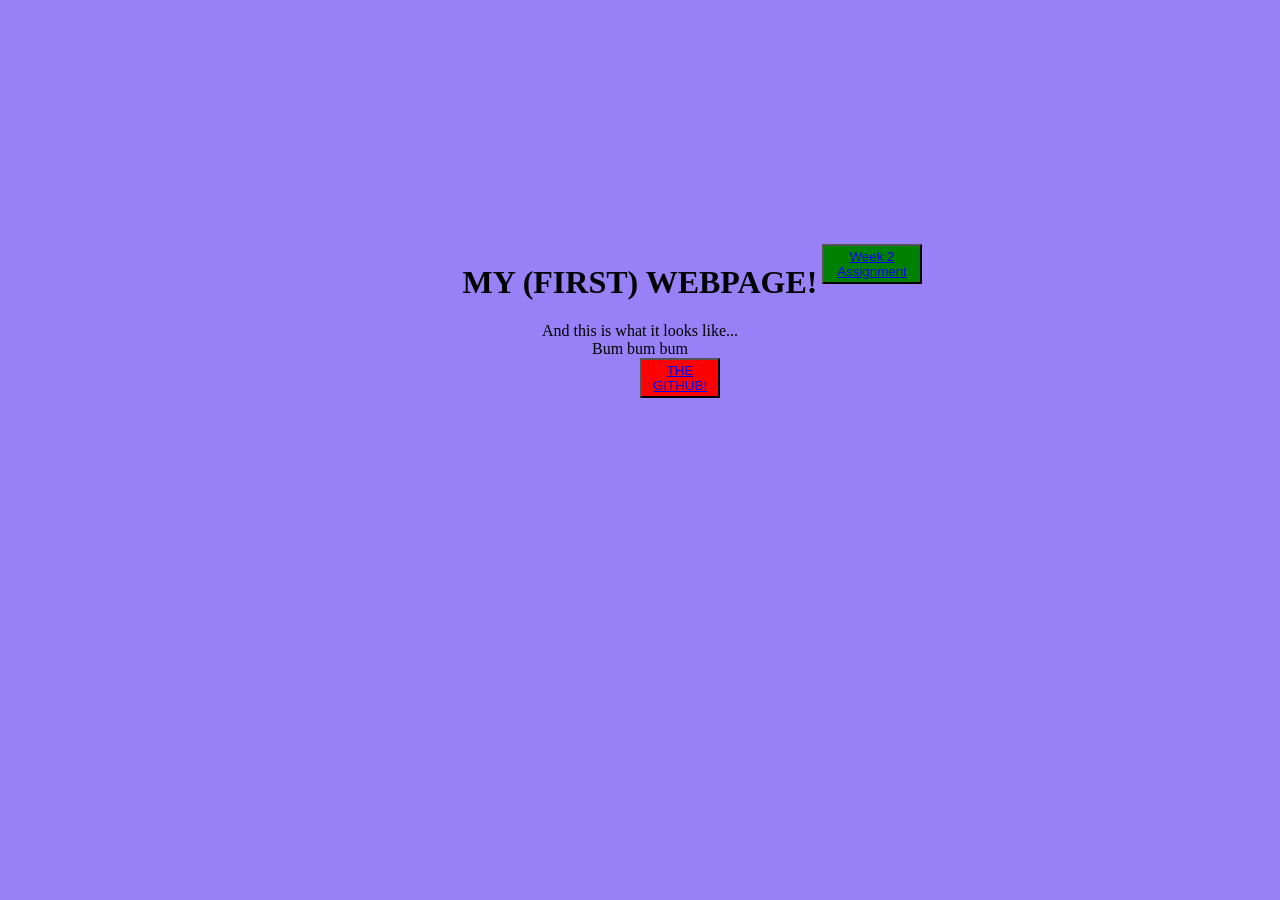
<file: Week2/index.html>
<!doctype html>
<html>
  <head>
    <style>
      .buttonPress {
        width: 10%;
        height: 50px;
        position: relative;
        top: 480px;
        background-color: red;
        border-radius: 1rem;
        font-family:
          "Gill Sans", "Gill Sans MT", Calibri, "Trebuchet MS", sans-serif;
      }

      .gitbutton {
        width: 80px;
        height: 40px;
        position: relative;
        background-color: red;
        font-family:
          "Lucida Sans", "Lucida Sans Regular", "Lucida Grande",
          "Lucida Sans Unicode", Geneva, Verdana, sans-serif;
      }

      .hwButton {
        width: 100px;
        height: 40px;
        position: relative;
        background-color: green;
        font-family:
          "Lucida Sans", "Lucida Sans Regular", "Lucida Grande",
          "Lucida Sans Unicode", Geneva, Verdana, sans-serif;
      }

      .hidden {
        opacity: 0%;
        transition: opacity 0.5s;
      }

      .shown {
        opacity: 100%;
        transition: opacity 0.5s;
      }

      html,
      body {
        width: 100%;
        height: 100%;
        min-width: 100%;
        max-width: 100%;
        padding: 0;
        margin: 0;
        overflow: hidden;
      }

      img {
        transition: transform 0.5s linear;
      }
    </style>

    <script>
      function getRandomInt(max) {
        // used for random position
        return Math.floor(Math.random() * max);
      }

      document.addEventListener("DOMContentLoaded", () => {
        const hidden_text = document.getElementById("hiddenText");
        const my_git = document.getElementById("myGithub");
        const my_week2HW = document.getElementById("myWeek2HW");

        const funky_mk = document.getElementById("funky_monks");
        const funky_img = funky_mk.querySelector("img");

        let oppo = 0;

        setInterval(() => {
          hidden_text.classList.toggle("hidden");
          hidden_text.classList.toggle("shown");

          if (oppo % 2) {
            my_git.style.position = "absolute";
            my_git.style.left = getRandomInt(window.innerWidth - 100) + "px"; // get random within bounds
            my_git.style.top = getRandomInt(window.innerHeight - 50) + "px";
          } else {
            my_week2HW.style.position = "absolute";
            my_week2HW.style.left =
              getRandomInt(window.innerWidth - 100) + "px"; // get random within bounds
            my_week2HW.style.top = getRandomInt(window.innerHeight - 50) + "px";
          }

          if (oppo > 20) {
            funky_mk.style.position = "fixed";
            funky_mk.style.left = "50%";
            funky_mk.style.top = "50%";
            funky_mk.style.transform = "translate(-50%, -50%)";
            funky_mk.classList.remove("hidden");
            funky_mk.classList.add("shown");

            funky_img.style.transform = `rotate(${oppo * 12}deg)`;

            if (oppo > 40) {
              oppo = 0;
              funky_mk.classList.remove("shown");
              funky_mk.classList.add("hidden");
            }
          }
          oppo++;
        }, 500);
      });
    </script>
  </head>

  <body
    style="
      background-color: rgba(50, 5, 240, 0.5);
      position: relative;
      padding: auto;
      align-content: center;
    "
  >
    <div
      style="
        align-content: flex-start;
        flex-direction: row;
        justify-content: center;
      "
    >
      <h1
        style="
          justify-content: center;
          width: 100%;
          position: relative;
          text-align: center;
        "
      >
        MY (FIRST) WEBPAGE!
      </h1>
    </div>

    <div
      id="hiddenText"
      class="hidden"
      style="text-align: center; align-items: baseline"
    >
      And this is what it looks like...
      <br />
      Bum bum bum
    </div>

    <button id="myGithub" class="gitbutton" style="position: fixed; left: 50%">
      <a href="https://github.com/DevilToasty/DevilToasty.github.io">
        THE GITHUB!
      </a>
    </button>

    <button id="myWeek2HW" class="hwButton" style="position: fixed; left: 10%">
      <a href="https://deviltoasty.github.io/Week2/BRADLEYBREEN_OurFirstGame/">
        Week 2 Assignment
      </a>
    </button>

    <!-- funky monkey mode activated-->
    <div id="funky_monks" class="hidden">
      <img
        src="./assets/funky_monkey.jpg"
        style="width: 200px; display: block; transform-origin: center center"
      />
    </div>
  </body>
</html>
</file>
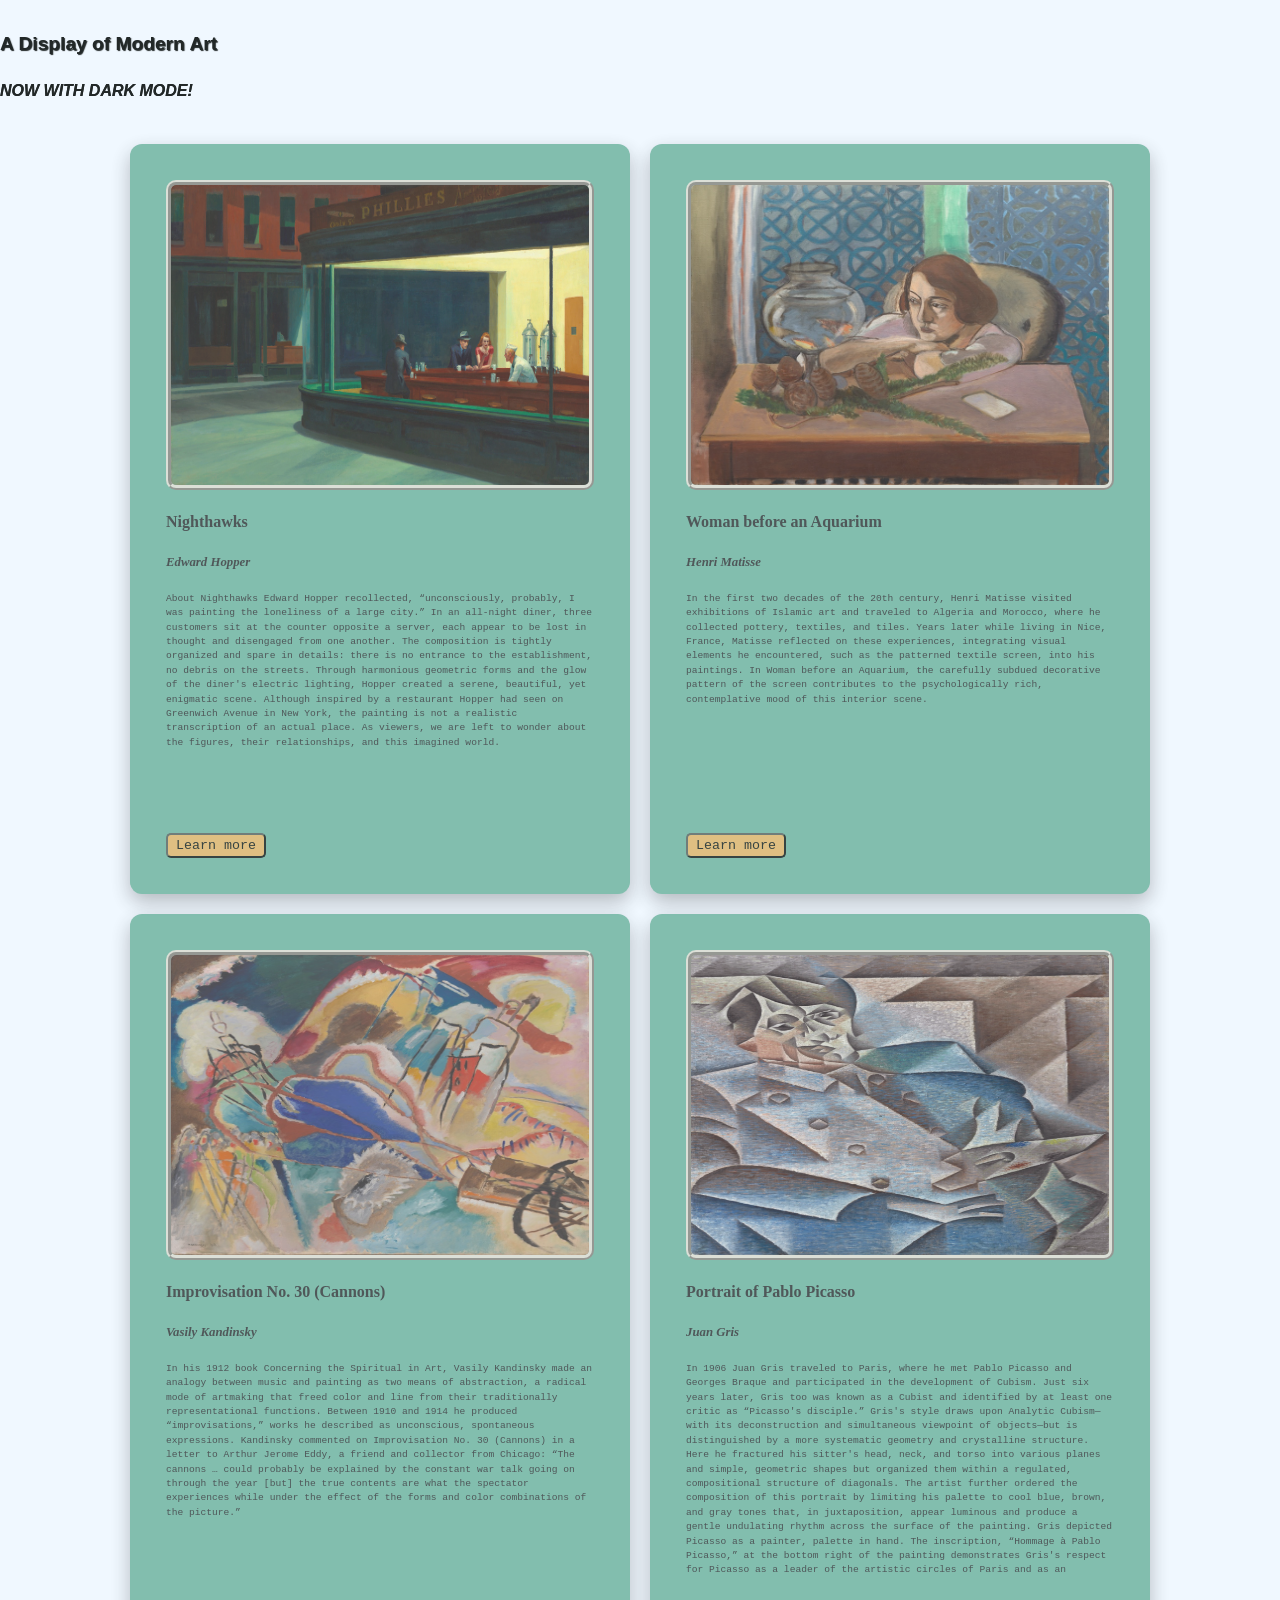
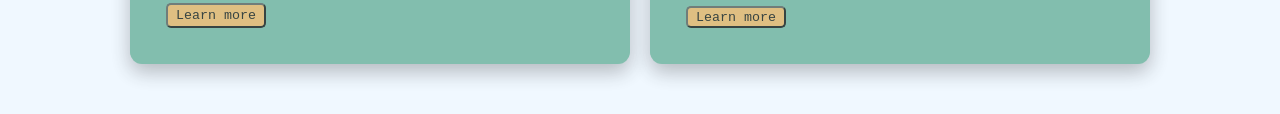
<file: Week3/index.html>
<!doctype html>
<html lang="en">
  <head>
    <link rel="stylesheet" href="styles.css" />
    <meta charset="UTF-8" />
    <meta name="viewport" content="width=device-width, initial-scale=1.0" />
    <title>Modern Art</title>

    <script src="script.js"></script>
  </head>

  <!-- flex column to display cards -->

  <body class="main-page">
    <h1 class="title">A Display of Modern Art</h1>
    <h5 class="title">NOW WITH DARK MODE!</h5>
    <br/>

    <div class="grid">
      <div class="card">
        <img
          id="img1"
          src="./images/artwork.jpeg"
          alt="Nighthawks - Painting by Edward Hopper"
          class="artwork"
        />
        <h1>Nighthawks</h1>
        <h3>Edward Hopper</h3>
        <p>
          About Nighthawks Edward Hopper recollected, “unconsciously, probably,
          I was painting the loneliness of a large city.” In an all-night diner,
          three customers sit at the counter opposite a server, each appear to
          be lost in thought and disengaged from one another. The composition is
          tightly organized and spare in details: there is no entrance to the
          establishment, no debris on the streets. Through harmonious geometric
          forms and the glow of the diner's electric lighting, Hopper created a
          serene, beautiful, yet enigmatic scene. Although inspired by a
          restaurant Hopper had seen on Greenwich Avenue in New York, the
          painting is not a realistic transcription of an actual place. As
          viewers, we are left to wonder about the figures, their relationships,
          and this imagined world.
        </p>
        <br />

        <button>
          <a
            href="https://www.artic.edu/artworks/111628/nighthawks"
            target="_blank"
            >Learn more</a
          >
        </button>
      </div>

      <div class="card">
        <img
          src="./images/woman_aquarium.jpg"
          alt="Woman before an Aquarium - Painting by Henri Matisse"
          class="artwork"
        />
        <h1>Woman before an Aquarium</h1>
        <h3>Henri Matisse</h3>
        <p>
          In the first two decades of the 20th century, Henri Matisse visited
          exhibitions of Islamic art and traveled to Algeria and Morocco, where
          he collected pottery, textiles, and tiles. Years later while living in
          Nice, France, Matisse reflected on these experiences, integrating
          visual elements he encountered, such as the patterned textile screen,
          into his paintings. In Woman before an Aquarium, the carefully subdued
          decorative pattern of the screen contributes to the psychologically
          rich, contemplative mood of this interior scene.
        </p>
        <br />
        <button>
          <a
            href="https://www.artic.edu/artworks/27984/woman-before-an-aquarium"
            target="_blank"
            >Learn more</a
          >
        </button>
      </div>

      <div class="card">
        <img
          src="./images/improvinisations.jpg"
          alt="Improvisation No. 30 (Cannons) - Painting by Vasily Kandinsky"
          class="artwork"
        />
        <h1>Improvisation No. 30 (Cannons)</h1>
        <h3>Vasily Kandinsky</h3>
        <p>
          In his 1912 book Concerning the Spiritual in Art, Vasily Kandinsky
          made an analogy between music and painting as two means of
          abstraction, a radical mode of artmaking that freed color and line
          from their traditionally representational functions. Between 1910 and
          1914 he produced “improvisations,” works he described as unconscious,
          spontaneous expressions. Kandinsky commented on Improvisation No. 30
          (Cannons) in a letter to Arthur Jerome Eddy, a friend and collector
          from Chicago: “The cannons … could probably be explained by the
          constant war talk going on through the year [but] the true contents
          are what the spectator experiences while under the effect of the forms
          and color combinations of the picture.”
        </p>
        <br />

        <button>
          <a
            href="https://www.artic.edu/artworks/8991/improvisation-no-30-cannons"
            target="_blank"
            >Learn more</a
          >
        </button>
      </div>

      <div class="card">
        <img
          src="./images/portriateofpablo.jpg"
          alt="Portrait of Pablo Picasso - Juan Gris"
          class="artwork"
        />
        <h1>Portrait of Pablo Picasso</h1>
        <h3>Juan Gris</h3>
        <p>
          In 1906 Juan Gris traveled to Paris, where he met Pablo Picasso and
          Georges Braque and participated in the development of Cubism. Just six
          years later, Gris too was known as a Cubist and identified by at least
          one critic as “Picasso's disciple.” Gris's style draws upon Analytic
          Cubism—with its deconstruction and simultaneous viewpoint of
          objects—but is distinguished by a more systematic geometry and
          crystalline structure. Here he fractured his sitter's head, neck, and
          torso into various planes and simple, geometric shapes but organized
          them within a regulated, compositional structure of diagonals. The
          artist further ordered the composition of this portrait by limiting
          his palette to cool blue, brown, and gray tones that, in
          juxtaposition, appear luminous and produce a gentle undulating rhythm
          across the surface of the painting. Gris depicted Picasso as a
          painter, palette in hand. The inscription, “Hommage à Pablo Picasso,”
          at the bottom right of the painting demonstrates Gris's respect for
          Picasso as a leader of the artistic circles of Paris and as an
          innovator of Cubism. At the same time, the inscription helped Gris
          solidify his own place within the Paris art world when he exhibited
          the portrait at the Salon des Indépendants in the spring of 1912.
        </p>
        <br />
        <button>
          <a
            href="https://www.artic.edu/artworks/8624/portrait-of-pablo-picasso"
            target="_blank"
            >Learn more</a
          >
        </button>
      </div>
    </div>
  </body>
</html>
</file>
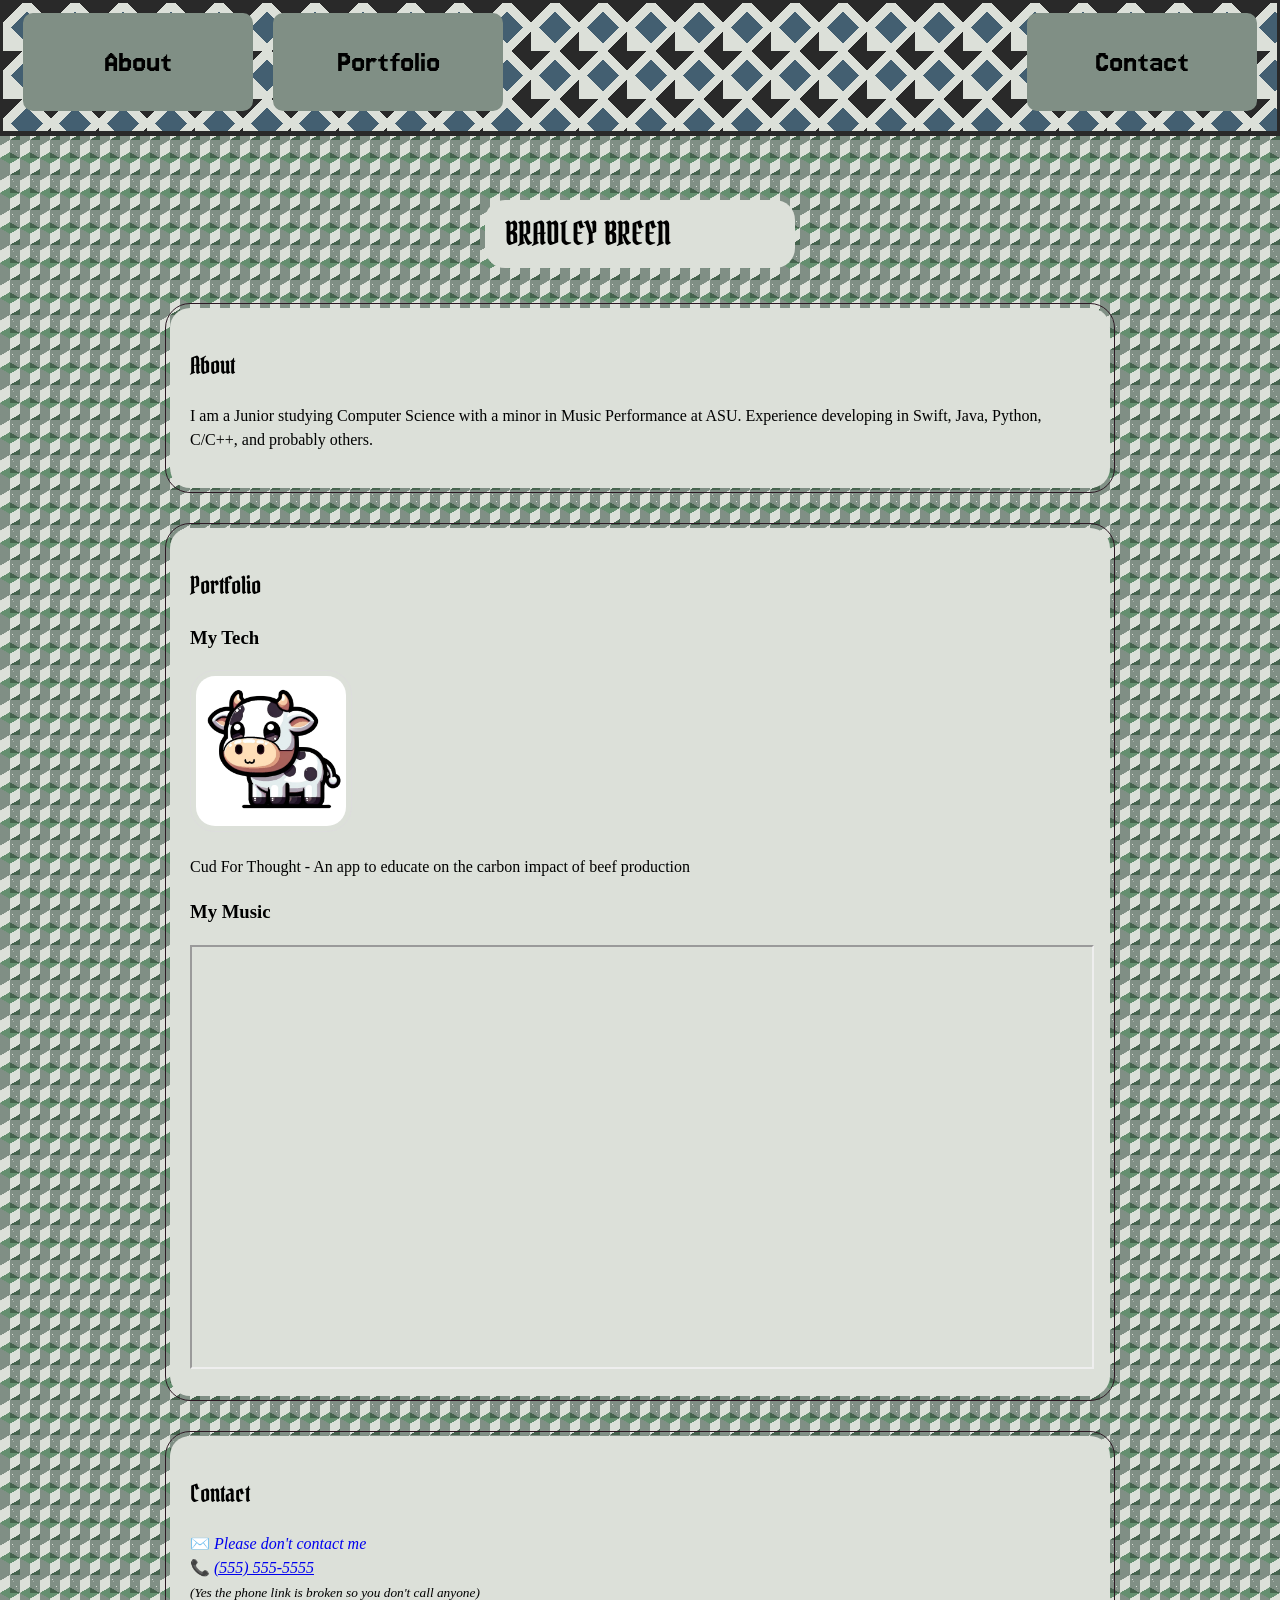
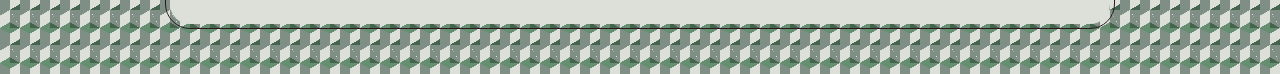
<file: Week3/brad's-portfolio/index.html>
<!doctype html>
<html lang="en">
  <head>
    <meta charset="UTF-8" />
    <meta name="viewport" content="width=device-width, initial-scale=1.0" />
    <title>Brad's Portfolio</title>

    <!-- Custom fonts -->
    <link rel="preconnect" href="https://fonts.googleapis.com" />
    <link rel="preconnect" href="https://fonts.gstatic.com" crossorigin />
    <link
      href="https://fonts.googleapis.com/css2?family=Bitcount+Single+Ink:wght@100..900&family=Bungee+Spice&family=Jersey+15&family=Moo+Lah+Lah&family=Pirata+One&display=swap"
      rel="stylesheet"
    />
    <link rel="stylesheet" href="styles.css" />

    <script src="./script.js" defer></script>
  </head>

  <body class="main-page">
    <nav class="top_nav jersey-15-regular">
      <a class="nav_selection" href="#about_section">About</a>
      <a class="nav_selection" href="#portfolio_section">Portfolio</a>
      <div class="nav_selection_spacer"></div>
      <a class="nav_selection" href="#contact_section">Contact</a>
    </nav>

    <main class="main-body pirata-one-regular">
      <br />
      <header class="name_header">
        <h1 class="pirata-one-regular">BRADLEY BREEN</h1>
      </header>

      <section id="about_section" class="section outline">
        <h1>About</h1>

        <p>
          I am a Junior studying Computer Science with a minor in Music
          Performance at ASU. Experience developing in Swift, Java, Python,
          C/C++, and probably others.
        </p>
      </section>

      <section id="portfolio_section" class="section outline">
        <h1>Portfolio</h1>

        <h3>My Tech</h3>

        <div class="app-icon">
          <img src="./images/Cud_For_Thought_Icon.png" loading="lazy" />
        </div>
        <p>
          Cud For Thought - An app to educate on the carbon impact of beef
          production
        </p>

        <h3>My Music</h3>
        <iframe
          width="100%"
          height="420"
          src="https://www.youtube.com/embed/VKPf6OwTxSE"
        >
        </iframe>
      </section>

      <section id="contact_section" class="section outline">
        <h1>Contact</h1>
        ✉️
        <em
          ><a
            href="mailto:fake_email@gmail.com?subject=I%20said%20dont"
            target="_blank"
            style="text-decoration: none"
            >Please don't contact me</a
          ></em
        >
        <br />
        📞 <em><a href="555-555-5555">(555) 555-5555</a></em>
        <br />
        <em
          ><small
            >(Yes the phone link is broken so you don't call anyone)</small
          ></em
        >
      </section>
    </main>
  </body>
</html>
</file>
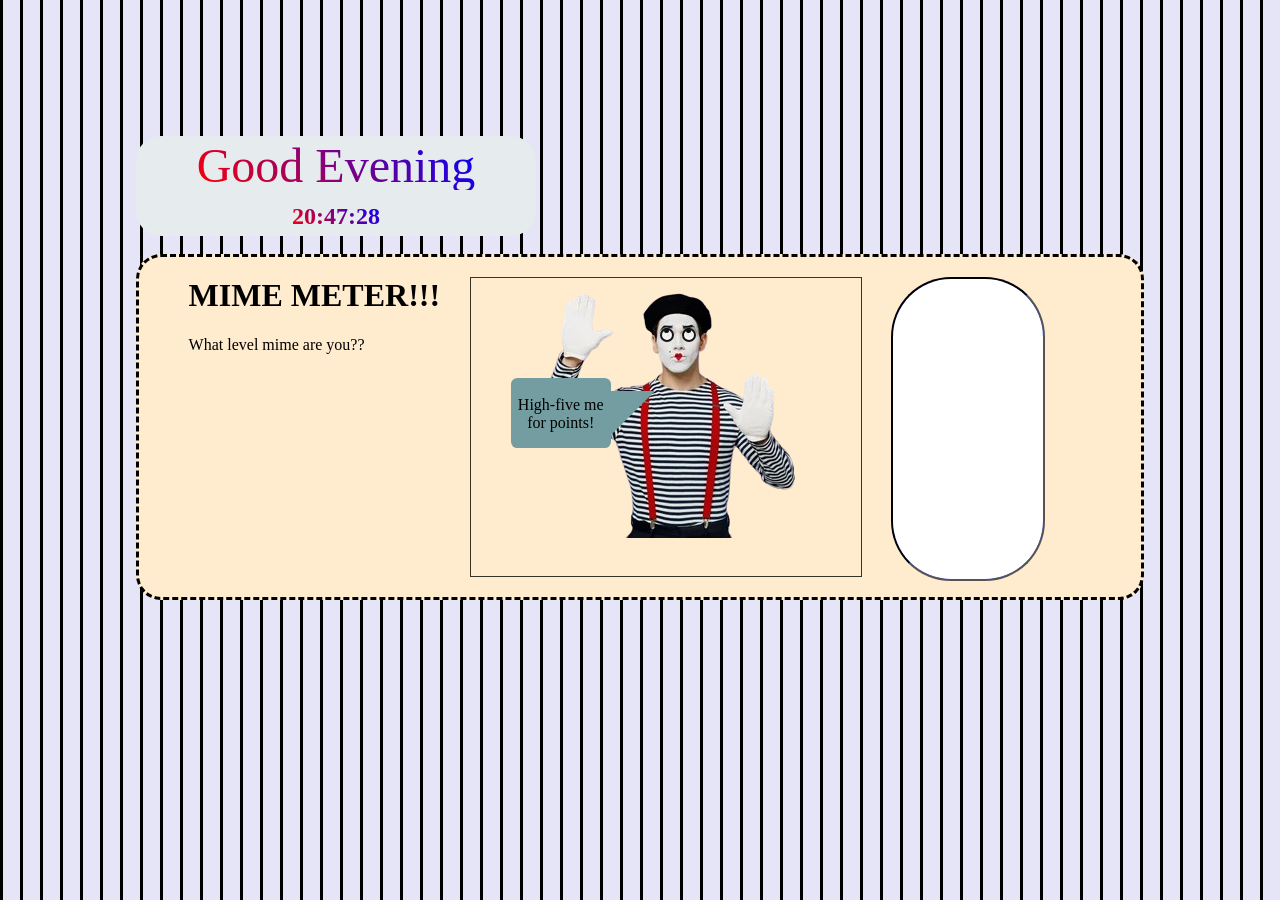
<file: Week6/mime-meter/index.html>
<!doctype html>

<html lang="en">
  <head>
    <link rel="stylesheet" href="./styles.css" />
    <meta charset="UTF-8" />

    <script src="./script.js" defer></script>

    <title>Mime-meter</title>
  </head>

  <body class="main-page">
    <div class="welcome_spacer">
      <p id="welcome_text"></p>
      <p id="clock"></p>
    </div>
    <br />

    <div class="container">
      <div class="text_style">
        <h1 class="mime_move_text">MIME METER!!!</h1>
        <br>
        <p>What level mime are you??</p>
      </div>
      <div class="mime">
        <div class="hand_trigger_1"></div>
        <div class="hand_trigger_2"></div>
        <div class="eyes_overlay">
          <div class="eyeball">
            <div class="pupil"></div>
          </div>
          <div class="eyeball">
            <div class="pupil"></div>
          </div>
        </div>
        <div class="speech_bubble"><br />High-five me for points!</div>
        <img src="./assets/mime-face.png" id="mime-image" />
      </div>

      <div class="meter">
        <div id="shell">
          <div id="air"></div>
          <div id="fill_level"></div>
        </div>
      </div>
    </div>
  </body>
</html>

<!-- Assignment: Submit this as a link to your Github repository in the Week6 folder. 
 Save the file with whatever name you wish.

Create a COHESIVE website (ie: put together in a way that you would present it, 
not individual components) with 5 interactions (event listeners and events). 

Some ideas: 

events happen with you click a button 
what happens if you click into a text box
an event that happens on hover 
hiding and showing components (menu icons) 
changing the css of an element on a click of a button 
a to-do list
telling someone good morning/afternoon/evening when a webpage loads based on the time
All elements must be styled. 

-->
</file>
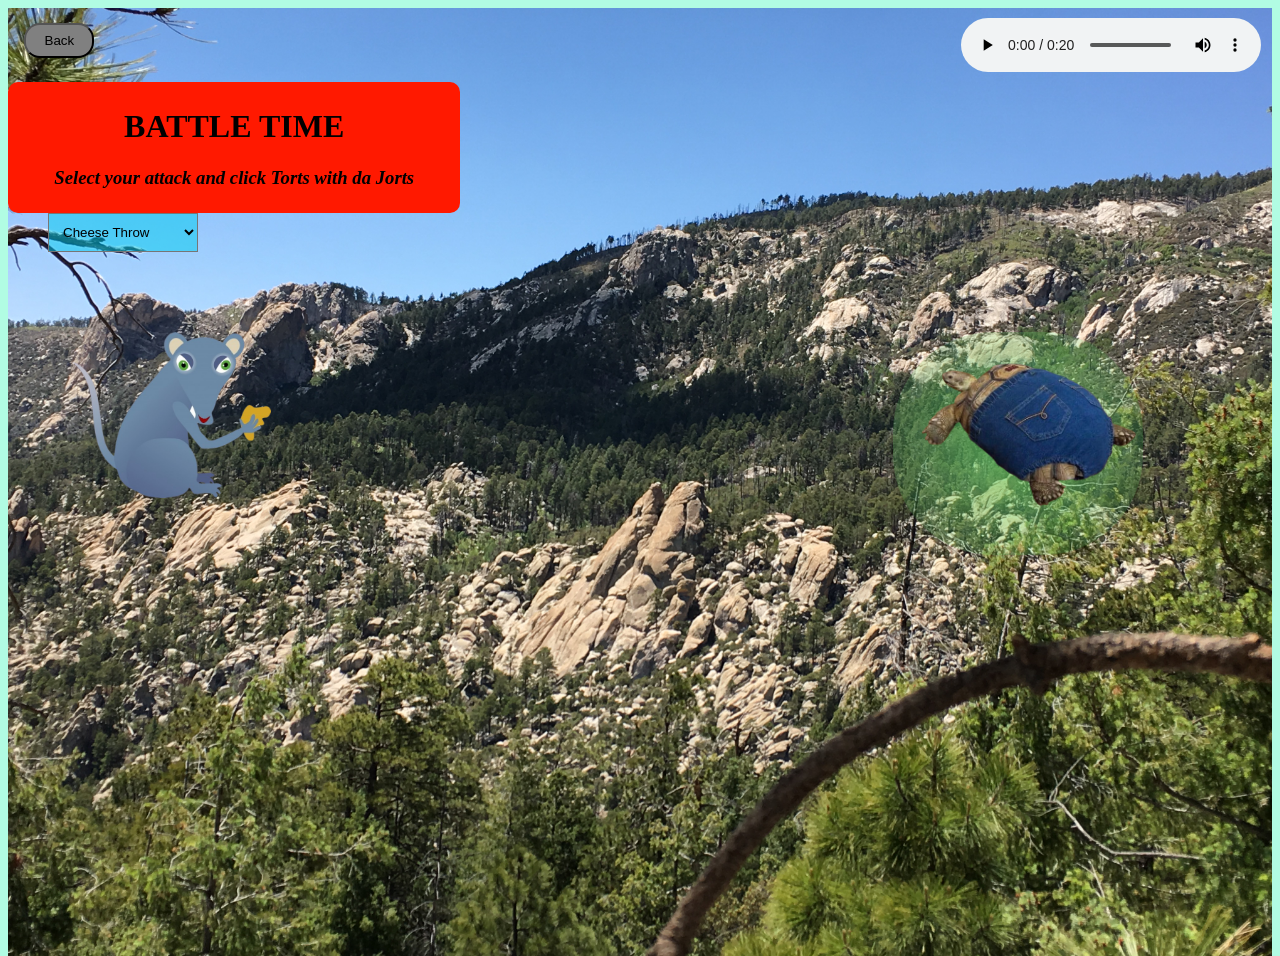
<file: Week2/BRADLEYBREEN_OurFirstGame/battle-pass.html>
<!doctype html>
<html>
  <head>
    <style>
      .buttonPress {
        height: 35px;
        width: 70px;
        position: relative;
        background-color: grey;
        border-radius: 1rem;
        font-family:
          "Gill Sans", "Gill Sans MT", Calibri, "Trebuchet MS", sans-serif;
      }

      html,
      body {
        height: 100%;
      }

      a.button-style {
        text-decoration: none;
        color: black;
        font-family:
          "Gill Sans", "Gill Sans MT", Calibri, "Trebuchet MS", sans-serif;
      }

      .floating_audio {
        display: flex;
        justify-content: flex-end;
        flex-direction: column;
        align-items: flex-end;
        padding-top: 10px;
        padding-right: 5px;
      }

      .attackButton {
        background-color: rgba(0, 205, 240, 0.5);
        font-family:
          "Franklin Gothic Medium", "Arial Narrow", Arial, sans-serif;
      }

      @keyframes hit {
        0% {
          transform: scale(1);
          filter: none;
        }
        20% {
          transform: scale(1.1);
          filter: brightness(0.8) saturate(5);
        }
        50% {
          transform: scale(0.95);
          filter: brightness(0.9) saturate(6);
        }
        100% {
          transform: scale(1);
          filter: none;
        }
      }

      #opponent.hit {
        animation: hit 0.5s ease-in-out;
      }
    </style>
  </head>

  <script>
    // <!-- waits until everything loadded-->
    window.addEventListener("DOMContentLoaded", () => {
      const opponent = document.getElementById("opponent");
      const attackChoice = document.getElementById("attack_choice");

      function hitAnimation() {
        opponent.classList.remove("hit");
        void opponent.offsetWidth;
        opponent.classList.add("hit");
      }

      window.ratPoison = function () {
        hitAnimation();
      };

      window.mouseTrap = function () {
        opponent.style.filter = "hue-rotate(180deg)";
        alert("THIS ONE TRAPPED YOU!!");
      };

      window.cheeseThrow = function () {
        opponent.style.filter = "saturate(100)";
      };

      window.attack = function () {
        const choice = attackChoice.value;

        if (choice === "cheeseThrow") {
          cheeseThrow();
        } else if (choice === "mouseTrap") {
          mouseTrap();
        } else if (choice === "ratPoison") {
          ratPoison();
        }
      };

      opponent.addEventListener("click", () => {
        window.attack();
      });
    });
  </script>

  <body
    style="
      border-width: 0px;
      border-color: #ff1900;
      border-style: solid;
      position: static;
      background-color: rgba(100, 250, 200, 0.5);
    "
  >
    <div
      class="game_border"
      style="
        position: relative;
        height: 70%;
        border-color: green;
        border-style: solid;
        border-width: 0px;
      "
    >
      <!-- Spacer -->

      <div
        style="
          display: flex;
          flex-direction: row;
          justify-content: center;
          align-items: center;
          position: relative;
          padding-bottom: 10px;
        "
      >
        <div style="width: 33%">
          <div style="padding-left: 10px">
            <button class="buttonPress">
              <a href="./" class="button-style"> Back</a>
            </button>
          </div>
        </div>

        <div style="width: 33%"></div>

        <div
          style="
            position: relative;
            width: 33%;
            align-self: last baseline;
            border-color: blueviolet;
            border-style: solid;
            border-width: 0px;
          "
        >
          <div class="floating_audio">
            <audio controls loop>
              <source src="./audio/my_battle_music.mp3" type="audio/mp3" />
              No audio elementt!!!!
            </audio>
          </div>
        </div>
      </div>
      <!--- -->
      <div style="justify-self: center; width: 100%; position: relative">
        <!--- Spacer to divide section-->
        <div
          style="
            font-size: 60;
            background-color: #ff1900;
            width: 35%;
            justify-self: center;
            padding: 5px;
            border-radius: 10px;
            text-align: center;
          "
        >
          <h1>BATTLE TIME</h1>
          <h3 style="font-style: italic">
            Select your attack and click Torts with da Jorts
          </h3>
        </div>

        <!-- Attacks! -->
        <div
          class="attack_options"
          style="
            position: relative;
            display: flex;
            flex-direction: column;
            align-items: flex-start;
            padding-left: 40px;
            gap: 5px;
          "
        >
          <select
            id="attack_choice"
            class="attackButton"
            style="width: 150px; padding: 10px"
          >
            <option value="cheeseThrow">Cheese Throw</option>
            <option value="mouseTrap">Mouse Trap</option>
            <option value="ratPoison">Rat Poison</option>
          </select>
        </div>

        <div>
          <img
            id="player"
            src="/Week2/BRADLEYBREEN_OurFirstGame/images/mouse.png"
            alt="torts in the jorts"
            style="
              width: 200px;
              position: absolute;
              top: 250px;
              left: 5%;
              z-index: 1;
            "
          />
        </div>

        <div>
          <img
            id="opponent"
            src="/Week2/BRADLEYBREEN_OurFirstGame/images/opponent.png"
            alt="torts in the jorts"
            style="
              width: 250px;
              background: radial-gradient(
                rgba(100, 200, 100, 0.8),
                rgba(255, 255, 255, 0)
              );
              border-radius: 100px;
              position: absolute;
              top: 250px;
              left: 70%;

              z-index: 1;
            "
          />
        </div>
      </div>

      <img
        src="/Week2/BRADLEYBREEN_OurFirstGame/images/battle_background.JPG"
        alt="my snowy house"
        style="width: 100%; position: absolute; top: 0; left: 0; z-index: -1"
      />

      <!--- battle sceen-->
    </div>
  </body>
</html>
</file>
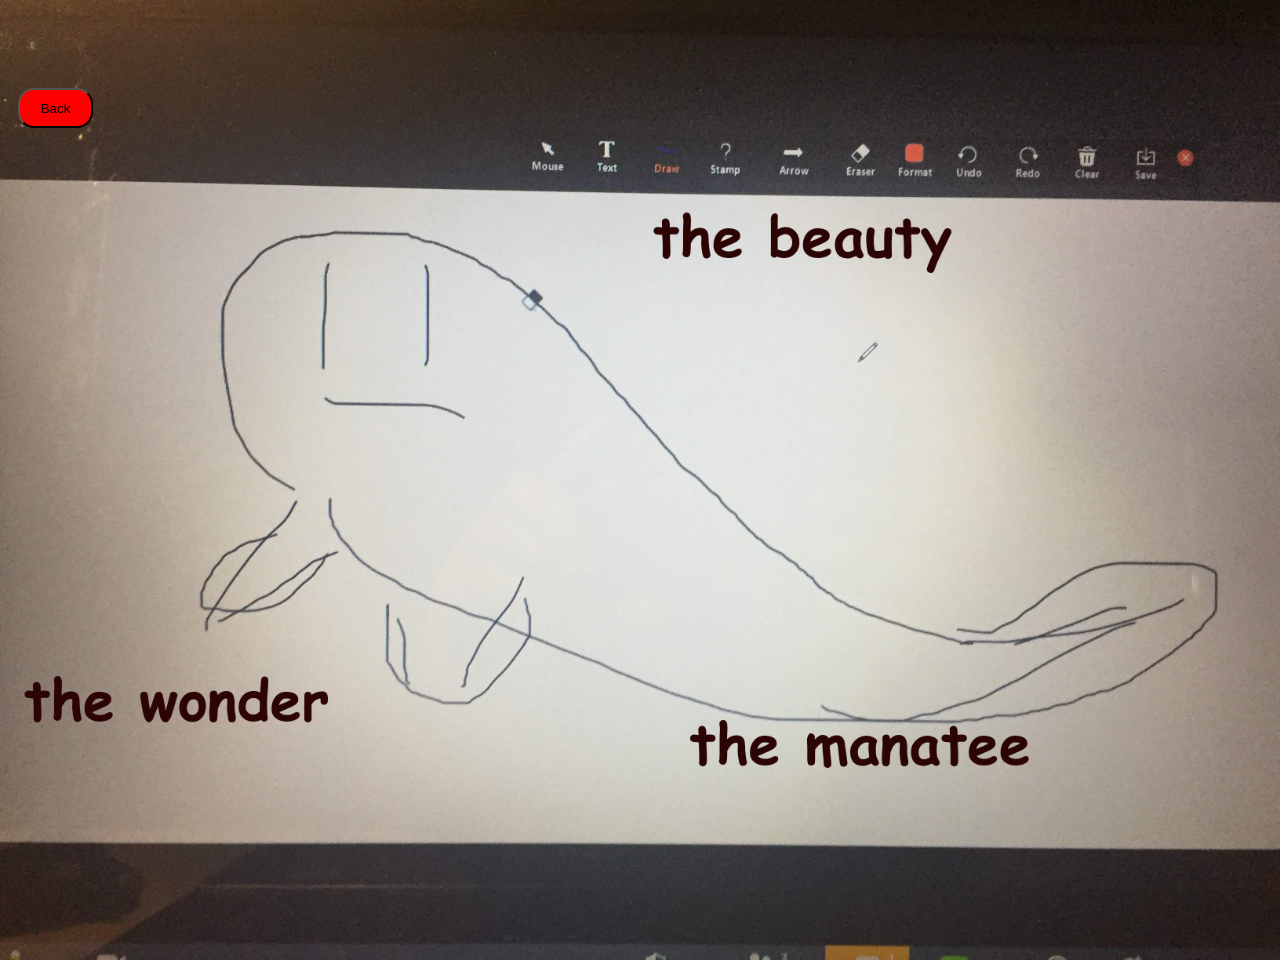
<file: Week2/BRADLEYBREEN_OurFirstGame/secret-location.html>
<!doctype html>
<html>
  <head>
    <style>
      .buttonPress {
        text-decoration: none;
        width: 75px;
        height: 40px;
        position: relative;
        top: 80px;
        background-color: red;
        border-radius: 1rem;
        font-family:
          "Gill Sans", "Gill Sans MT", Calibri, "Trebuchet MS", sans-serif;
      }

      a.button-style {
        text-decoration: none;
        color: black;
        font-family:
          "Gill Sans", "Gill Sans MT", Calibri, "Trebuchet MS", sans-serif;
      }
    </style>
  </head>

  <body>
    <div style="width: 33%">
      <div style="padding-left: 10px">
        <button class="buttonPress">
          <a href="./" class="button-style"> Back</a>
        </button>
      </div>
    </div>

    <!--- -->

    <img
      src="/Week2/BRADLEYBREEN_OurFirstGame/images/secret.jpg"
      alt=""
      style="width: 100%; position: absolute; top: 0; left: 0; z-index: -1"
    />
  </body>
</html>
</file>
<file: Week3/styles.css>
:root {
  color-scheme: light dark;
}

html,
body {
  margin: 0;
  padding: 0;
  width: 100%;
  min-height: 100vh;
  box-sizing: border-box;
}

.main-page {
  background-color: aliceblue;
  width: 100%;
  height: 100%;
  opacity: 100%;
  transition: opacity 0.5s ease-in-out;
  align-content: center;
  margin: 0;
  color: light-dark(#333b3c, #efefec);
  padding-top: 20px;
}

.title {
  font-family: Verdana, Geneva, Tahoma, sans-serif;
  text-shadow: 1px 1px 1px;
  justify-self: center;
  color: light-dark(#222828, #f6f6f2);
}

h1.title {
  font-size: clamp(0.75rem, 1.5vw, 2rem);
}

h5.title {
  font-size: clamp(0.5rem, 1.25vw, 1rem);
  text-shadow: 0px 0px 0px;
  font-style: oblique;
}

a {
  /* inherits parent styling on links */
  text-decoration: inherit;
  color: black;
}

/* DARK MODE INTIGRATION ACTIVATED!!!! */
@media (prefers-color-scheme: dark) {
  .main-page {
    background-color: rgb(42, 58, 71);
    transition: opacity 0.5s ease-in-out;
  }

  button {
    background-color: burlywood;
  }
}

.grid {
  display: grid;
  width: fit-content;
  margin: 0 auto;
  position: relative;
  align-self: center;
  grid-template-columns: repeat(2, minmax(0, 500px));
  justify-content: center;
  align-items: center;
  padding-bottom: 50px;
  padding-left: 20px;
  padding-right: 20px;
  gap: 20px;
}

.card {
  display: flex; /* lets the column expand with content*/
  flex-direction: column;
  width: min(500px, 100%); /* better sizing */
  height: 750px; /* do height after to force size */
  background-color: light-dark(rgb(110, 180, 160), rgb(19, 123, 114));
  padding: 36px;
  border-radius: 12px;

  box-sizing: border-box;

  opacity: 0.85;
  scale: 1;
  box-shadow: 0px 8px 20px light-dark(rgba(0, 0, 0, 0.3), rgba(0, 0, 0, 0.8));
  transition: opacity 0.5s ease-in-out;
  transition: box-shadow 0.5s;
  transition: scale 0.75s;
}

.card:hover {
  /* effects on hover*/
  opacity: 1;
  transition: opacity 0.5s ease-in-out;
  box-shadow: 10px 10px 20px
    light-dark(rgba(182, 180, 201, 0.5), rgba(32, 32, 32, 0.7));
  scale: 1.01;
  transition: box-shadow 1s;
  transition: scale 0.5s;
}

.card h1 {
  font-family: "Times New Roman", Times, serif;
  font-size: clamp(0.5rem, 1.25vw, 1.75rem);
}

.card h3 {
  font-style: italic;
  font-size: clamp(0.5rem, 1vw, 1rem);
}

.card p {
  font-family: monospace;
  font-size: clamp(0.4rem, 0.5vw + 0.2rem, 0.8rem);
  line-height: 1.5;

  /* formatting for paragraph in card */
  flex-grow: 1;
  overflow-y: auto; /* scrolls for extra text */
}

button {
  background-color: rgb(248, 182, 96);
  font-family: monospace;
  width: 100px;
  height: 25px;
  border-radius: 5px;
  text-decoration: none; /* remove underline */
  opacity: 80%;
  transition: opacity 0.1s ease-in-out;
  margin-top: auto;
}

button:hover {
  opacity: 100%;
  transition: opacity 0.1s ease-in-out;
}

.artwork {
  height: 300px;
  max-width: 100%; /* fixes the aspect ratio issue with larger images */
  max-height: 100%;
  object-fit: fill;
  margin-bottom: 12px;
  border-width: 5px;
  border-style: ridge;
  border-color: rgb(216, 219, 208);
  border-radius: 10px;
}
</file>
<file: Week3/brad's-portfolio/styles.css>
:root {
  /* save colors to variables */
  color-scheme: light dark;
  --bg-light: #dce0d9;
  --bg-dark: #292929;
  --text-light: #292929;
  --text-dark: #dce0d9;
  --primary: #31081f;
  --secondary: #808f85;
  --accent: #2d1924;
}

html,
body {
  margin: 0;
  padding: 0;
  min-height: 100vh;
  width: 100%;
  box-sizing: border-box;
  overflow-x: hidden;
  line-height: 1.5;
}

body {
  background-color: light-dark(var(--bg-light), var(--bg-dark));
  background-image:
    linear-gradient(
      30deg,
      #808f85 12%,
      transparent 12.5%,
      transparent 87%,
      #808f85 87.5%,
      #808f85
    ),
    linear-gradient(
      150deg,
      #808f85 12%,
      transparent 12.5%,
      transparent 87%,
      #46634e 87.5%,
      #46634e
    ),
    linear-gradient(
      30deg,
      #46634e 12%,
      transparent 12.5%,
      transparent 87%,
      #658f70 87.5%,
      #658f70
    ),
    linear-gradient(
      150deg,
      #658f70 12%,
      transparent 12.5%,
      transparent 87%,
      #658f70 87.5%,
      #658f70
    ),
    linear-gradient(
      60deg,
      #808f85 25%,
      transparent 25.5%,
      transparent 75%,
      #808f85 75%,
      #808f85
    ),
    linear-gradient(
      60deg,
      #808f85 25%,
      transparent 25.5%,
      transparent 75%,
      #808f85 75%,
      #808f85
    );
  background-size: 20px 35px;
  background-position:
    0 0,
    0 0,
    10px 18px,
    10px 18px,
    0 0,
    10px 18px;
}

.main-page {
  min-height: 100vh;
  padding-bottom: 50px;
}

.top_nav {
  display: flex;
  align-items: center;
  justify-content: center;
  gap: 20px;
  width: 100%;
  padding: 10px 20px 20px;
  background-color: #292929;
  position: sticky;
  top: 0;
  z-index: 10;
  box-sizing: border-box;

  background:
    linear-gradient(-45deg, #292929 20%, transparent 20% 80%, #292929 80% 100%),
    linear-gradient(45deg, #dce0d9 20%, transparent 20% 80%, #292929 80% 100%),
    linear-gradient(-45deg, #dce0d9 33%, transparent 33% 66%, #dce0d9 66%),
    linear-gradient(45deg, transparent 33%, #435f71 33% 66%, transparent 66%);
  background-size: 3em 3em;
  background-color: light-dark(#dce0d9, #292929);
  opacity: 1;
  border-bottom-width: 5px;
  border-style: solid;
  border-color: #292929;
}

.nav_selection {
  display: flex;
  align-items: center;
  justify-content: center;
  width: 20vh;
  padding: 20px;
  text-align: center;
  border-radius: 10px;
  background: #808f85;
  border: 5px solid #808f85;
  text-decoration: none;
  color: black;
  transition:
    transform 0.5s,
    box-shadow 0.5s;
  font-size: clamp(1rem, 2.5vw, 2.6rem);
}

.nav_selection:hover {
  box-shadow: 1px 1px 2px #2d1924;
  transform: scale(1.02);
}

.nav_selection_spacer {
  flex: 1;
}

.nav_selection a {
  text-decoration: none;
  color: black;
}

button {
  border-radius: 5px;
  text-decoration: none;
  opacity: 0.8;
  transition: opacity 0.1s ease-in-out;
  margin: auto;
}

button:hover {
  opacity: 1;
}

.moo-lah-lah-regular {
  font-family: "Moo Lah Lah", sans-serif;
  font-weight: 400;
  font-style: normal;
}

.bungee-spice-regular {
  font-family: "Bungee Spice", sans-serif;
  font-weight: 400;
  font-style: normal;
}

.pirata-one-regular h1 {
  font-family: "Pirata One", system-ui;
  font-weight: 400;
  font-style: normal;
}

.jersey-15-regular {
  font-family: "Jersey 15", sans-serif;
  font-weight: 400;
  font-style: normal;
}

.jersey-15-regular h3 {
  font-family: "Jersey 15", sans-serif;
  font-weight: 400;
  font-style: normal;
}

.main-body {
  display: flex;
  flex-direction: column;
  align-items: center;
  gap: 40px;
}

.name_header {
  display: inline-block;
  width: min(30vh, 100vh);
  justify-items: center;
  background: light-dark(var(--bg-light), var(--bg-dark));
  border-radius: 20px;
  padding: 10px 20px;
}

.name_header h1 {
  margin: 0;
}

.section {
  width: min(80vw, 900px);
  padding: 20px;
  background: light-dark(var(--bg-light), var(--bg-dark));
  border-radius: 20px;
}

.outline {
  outline: 1px double #2d1924;
  outline-offset: 4px;
  border-radius: 20px;
}

img {
  border: 1px solid #ddd;
  border-radius: 25px;
  padding: 5px;
  width: 150px;
}

img:hover {
  box-shadow: 0 0 2px 1px #2d1924;
}

.app-icon {
  max-width: fit-content;
}

/*
shows all elements borders

* {
  outline: 1px solid rgba(0, 255, 255, 1);
}
</file>
<file: Week6/mime-meter/styles.css>
.main-page {
  padding: 10vw;
  background-color: #e5e5f7;
  background-size: 20px 20px;
  flex-direction: column;
  background-image: repeating-linear-gradient(
    90deg,
    #000000,
    #000000 3px,
    #e5e5f7 3px,
    #e5e5f7
  );

  animation: move-gradient linear;
  animation-timeline: scroll();
}

@keyframes move-gradient {
  from {
    background-position: 0px 0px;
  }
  to {
    background-position: -100px 0px;
  }
}

.container {
  display: flex;
  flex-direction: row;
  justify-content: space-evenly;
  align-content: center;
  padding: 20px;
  border-radius: 25px;
  border-style: dashed;
  border-color: black;
  background-color: blanchedalmond;
}

.text_levels {
  align-items: baseline;
}

.mime {
  position: relative;
  border-color: rgb(53, 53, 39);
  border-style: solid;
  border-width: 1px;
}

.eyes_overlay {
  display: flex;
  justify-content: center;
  gap: 8px;
  position: absolute;
  left: 189px;
  top: 50px;
  opacity: 90%;
}

.eyeball {
  width: 10px;
  height: 10px;
  background-color: white;
  border-radius: 50%; /* circle */
  position: relative;
  border: 2px solid black;
}

.pupil {
  width: 5px;
  height: 5px;
  background-color: black;
  border-radius: 50%;
  position: absolute;
  top: -20%;
  left: 25%;
  transform: translate(-0%, -0%);
  transition: transform 0.3s ease-out;
}

mime-image {
  position: absolute;
}

.meter {
  position: relative;
  width: 200px;
  height: 300px;
}

#shell {
  position: absolute;
  background-color: black;
  height: 300px;
  width: 150px;
  border-radius: 60px;
  border-color: black;
  border-width: 2px;
  border-style: inset;
  overflow: hidden;
}

#air {
  position: absolute;
  background-color: blue;
  z-index: 0;
  height: 100%;
  width: 100%;
}

#fill_level {
  position: absolute;
  z-index: 1;
  background-color: white;
  height: 20%;
  width: 100%;
}

.hand_trigger_1 {
  display: flex;
  justify-content: center;
  position: absolute;
  left: 85px;
  top: 20px;
  width: 50px;
  height: 50px;
  opacity: 90%;
  border-radius: 50%; /* circle */
}

.hand_trigger_2 {
  display: flex;
  justify-content: center;
  position: absolute;
  left: 258px;
  top: 100px;
  width: 50px;
  height: 50px;
  opacity: 90%;
  border-radius: 50%; /* circle */
}

/* speech bubble baised off https://projects.verou.me/bubbly/ */

.speech_bubble {
  position: absolute;
  text-align: center;
  gap: 10px;
  width: 100px;
  height: 70px;
  background: #739da0;
  border-radius: 0.4em;
  top: 100px;
  left: 40px;
}

.speech_bubble:after {
  content: "";
  position: absolute;
  right: 0;
  top: 50%;
  width: 0;
  height: 0;
  border: 44px solid transparent;
  border-left-color: #739da0;
  border-right: 0;
  border-top: 0;
  margin-top: -22px;
  margin-right: -44px;
}

.welcome_spacer {
  position: relative;
  background-color: #e6eced;
  border-radius: 25px;
  width: 400px;
  height: 100px;
  justify-self: center;
  display: flex; /* stack children vertically */
  flex-direction: column;
  align-items: center;
  justify-content: space-around;
}

.text_style h1 {
  margin: 0 0 4px 0;
}

.text_style p {
  margin: 0;
}

#welcome_text {
  display: flex;
  flex-direction: column;
  justify-content: space-around;
  margin: 0;
  padding: 0;
  background: linear-gradient(45deg, red, blue);
  -webkit-background-clip: text;
  -webkit-text-fill-color: transparent;
  background-clip: text;
  font-size: 3rem;
  line-height: 1;
  transition: text-shadow 0.5s ease-in-out;
}

#clock {
  margin: 0;
  font-size: 1.5rem;
  font-weight: bold;
  background: linear-gradient(45deg, red, blue);
  -webkit-background-clip: text;
  -webkit-text-fill-color: transparent;
  background-clip: text;
}
</file>
